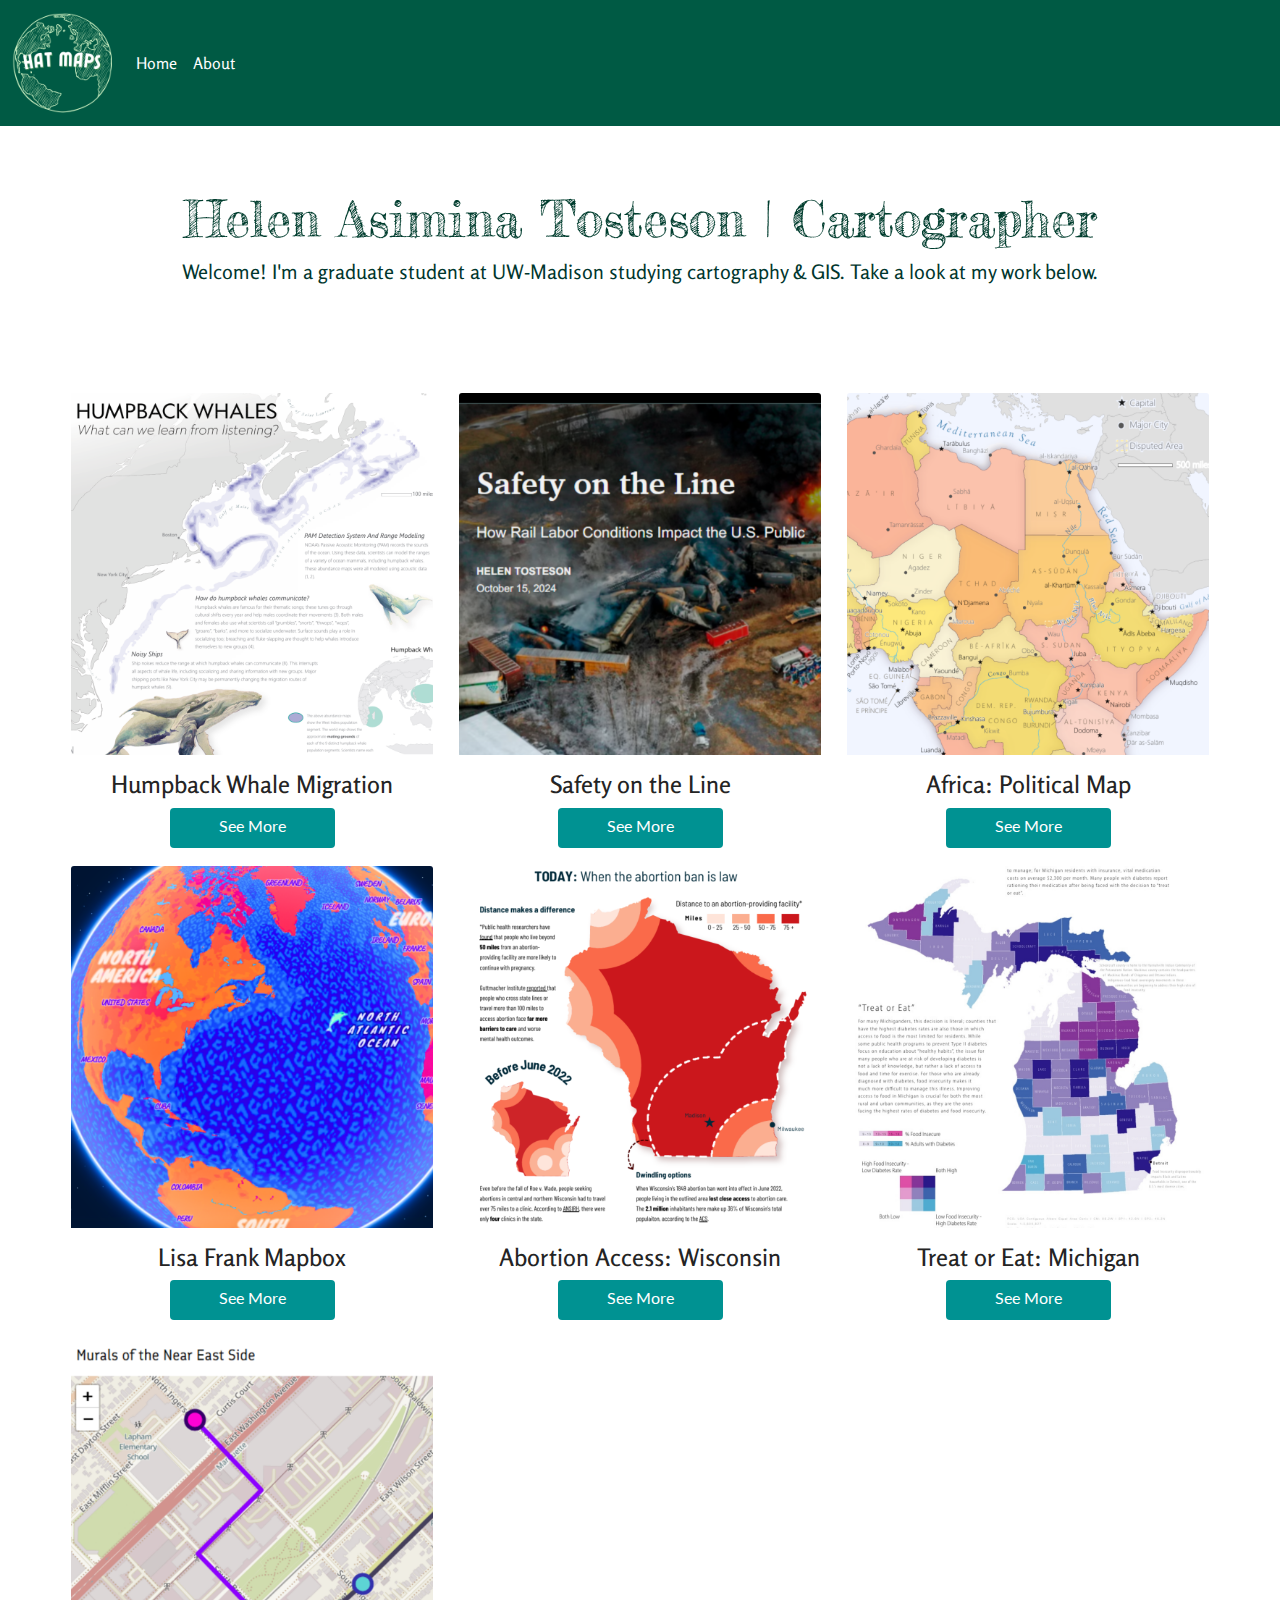
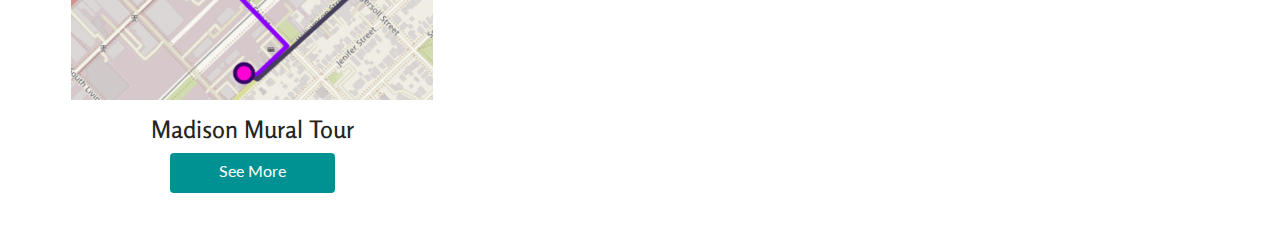
<file: index.html>
<!DOCTYPE html>
<html lang="en">

<head>
    <meta charset="utf-8">
    <meta name="viewport" content="width=device-width, initial-scale=1">
    <meta name="keywords" content="maps, cartography" />
    <title>Roberta Rothers</title>

    <!--put your Bootstrap stylesheet links below this comment and above style.css-->
    <link rel="stylesheet" href="css/bootstrap.min.css">
    <link rel="preconnect" href="https://fonts.googleapis.com">
    <link rel="preconnect" href="https://fonts.gstatic.com" crossorigin>
    <link href="https://fonts.googleapis.com/css2?family=Courgette&family=Fascinate&family=Fredericka+the+Great&family=Knewave&family=Lato:ital,wght@0,100;0,300;0,400;0,700;0,900;1,100;1,300;1,400;1,700;1,900&family=Rosario:ital,wght@0,300..700;1,300..700&display=swap" rel="stylesheet">
    <link rel="stylesheet" href="css/style.css">

</head>

<body>
    <!-- Create the navbar -->
    <nav class="navbar navbar-expand-lg navbar-default">
        <!-- Container inside the navbar header to span the page -->
        <div class="container-fluid">
            <!-- Creates the navbar header -->
            <a class="navbar-brand" href="#">
                <img src="assets/logo.png" alt="Logo" width="100px" ></a>
            <!-- This complex script is just for a hamburger button, which will appear on smaller screens -->
            <button class="navbar-toggler" type="button" data-bs-toggle="collapse" data-bs-target="#navbarNav"
                aria-controls="navbarNav" aria-expanded="false" aria-label="Toggle navigation">
                <svg width="1em" height="2em" viewBox="0 0 16 16" class="bi bi-list" xmlns="http://www.w3.org/2000/svg">
                    <path fill-rule="evenodd"
                        d="M2.5 11.5A.5.5 0 0 1 3 11h10a.5.5 0 0 1 0 1H3a.5.5 0 0 1-.5-.5zm0-4A.5.5 0 0 1 3 7h10a.5.5 0 0 1 0 1H3a.5.5 0 0 1-.5-.5zm0-4A.5.5 0 0 1 3 3h10a.5.5 0 0 1 0 1H3a.5.5 0 0 1-.5-.5z" />
                </svg>
                <span class="menu"></span>
            </button>
            <!-- Links to include in navbar -->
            <div class="collapse navbar-collapse" id="navbarNav">
                <!-- Unordered list for links on navbar -->
                <ul class="navbar-nav">
                    <li class="nav-item">
                        <a class="nav-link active" aria-current="page" href="index.html">Home</a>
                    </li>
                    <li class="nav-item">
                        <a class="nav-link" href="about.html">About</a>
                    </li>
                </ul>
            </div> <!-- end .navbar-collapse -->
        </div> <!-- end .container-fluid -->
    </nav> <!-- end navigation bar -->

    <div class="jumbotron">
        <div class="container">
            <h2>Helen Asimina Tosteson | Cartographer</h2>
            <p>Welcome! I'm a graduate student at UW-Madison studying cartography & GIS. Take a look at my work below.</p>
        </div>
    </div>

    <div class="container">
        <div class="row">
            <div class="col-md-4 col-sm-6 col-xs-10">
                <div class="card">
                    <a href="portfolio/whales.html">
                        <img class="card-img-top" src="assets/3.png"
                            alt="screenshot of a section of map about humpback whale abundance">
                    </a>
                    <div class="card-body">
                        <h4 class="card-title">Humpback Whale Migration</h4>
                        <a href="portfolio/whales.html" class="btn btn-primary">See More</a>
                    </div>
                </div>
            </div>
            <div class="col-md-4 col-sm-6 col-xs-10" >
                <div class="card">
                    <a href="portfolio/railsafety.html">
                        <img class="card-img-top" src="assets/7.png"
                            alt="screenshot of Safety on the Line story map header"></a>
                    <div class="card-body">
                        <h4 class="card-title">Safety on the Line</h4>
                        <a href="portfolio/railsafety.html" class="btn btn-primary">See More</a>
                    </div>
                </div>
            </div>
            <div class="col-md-4 col-sm-6 col-xs-10">
                <div class="card">
                    <a href="portfolio/africamap.html">
                        <img class="card-img-top" src="assets/1.png"
                            alt="section of Africa continent map"></a>
                    <div class="card-body">
                        <h4 class="card-title">Africa: Political Map</h4>
                        <a href="portfolio/africamap.html" class="btn btn-primary">See More</a>
                    </div>
                </div>
            </div>
        </div>
        
        <div class="row">
            <div class="col-md-4 col-sm-6 col-xs-10">
                <div class="card">
                    <a href="portfolio/lisafrankmap.html">
                        <img class="card-img-top" src="assets/5.png"
                            alt="Picture of Lisa Frank styled world map">
                    </a>
                    <div class="card-body">
                        <h4 class="card-title">Lisa Frank Mapbox</h4>
                        <a href="portfolio/lisafrankmap.html" class="btn btn-primary">See More</a>
                    </div>
                </div>
            </div>
            <div class="col-md-4 col-sm-6 col-xs-10">
                <div class="card">
                    <a href="portfolio/abortionaccess.html">
                        <img class="card-img-top" src="assets/4.png"
                            alt="Wisconsin abortion access infographic"></a>
                    <div class="card-body">
                        <h4 class="card-title">Abortion Access: Wisconsin</h4>
                        <a href="portfolio/abortionaccess.html" class="btn btn-primary">See More</a>
                    </div>
                </div>
            </div>
            <div class="col-md-4 col-sm-6 col-xs-10">
                <div class="card">
                    <a href="portfolio/michigan.html">
                        <img class="card-img-top" src="assets/2.png"
                            alt="Michigan county map"></a>
                    <div class="card-body">
                        <h4 class="card-title">Treat or Eat: Michigan</h4>
                        <a href="portfolio/michigan.html" class="btn btn-primary">See More</a>
                    </div>
                </div>
            </div>
        </div>
        <div class="row">
            <div class="col-md-4 col-sm-6 col-xs-10">
                <div class="card">
                    <a href="portfolio/muraltour.html">
                        <img class="card-img-top" src="assets/Pictures.png"
                        alt="Screenshot of mural tour"></a>
                    </a>
                    <div class="card-body">
                        <h4 class="card-title">Madison Mural Tour</h4>
                        <a href="portfolio/muraltour.html" class="btn btn-primary">See More</a>
                    </div>
                </div>
            </div>
        </div>
    </div>

    <!--put your external script links here-->
    <script type="text/javascript" src="lib/jquery-3.5.1.min.js"></script>
    <script type="text/javascript" src="lib/bootstrap.min.js"></script>
</body>

</html>
</file>
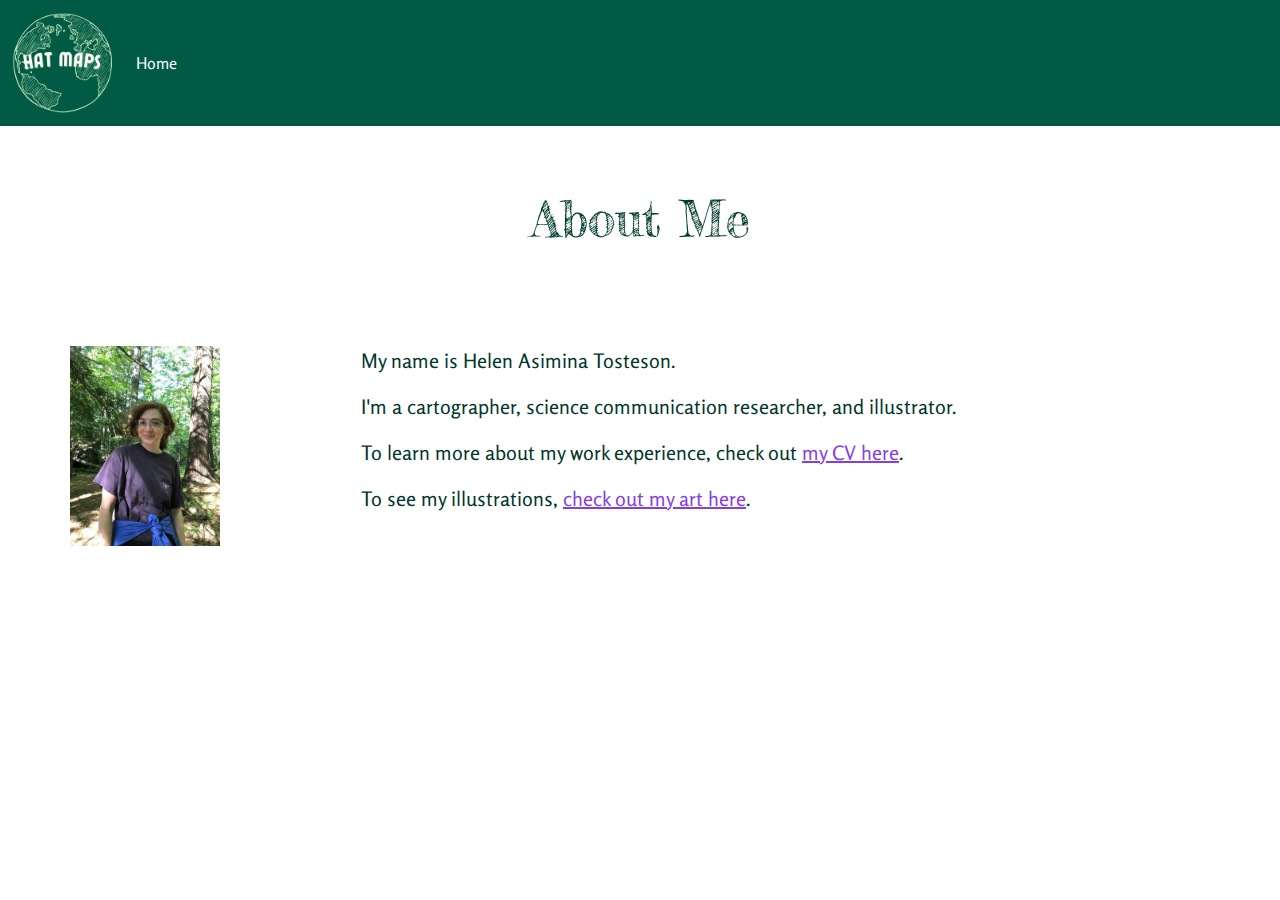
<file: about.html>
<!DOCTYPE html>
<html lang="en">

<head>
    <meta charset="utf-8">
    <meta name="viewport" content="width=device-width, initial-scale=1">
    <title>About Helen</title>
    <link rel="preconnect" href="https://fonts.googleapis.com">
    <link rel="preconnect" href="https://fonts.gstatic.com" crossorigin>
    <link href="https://fonts.googleapis.com/css2?family=Courgette&family=Fascinate&family=Fredericka+the+Great&family=Knewave&family=Lato:ital,wght@0,100;0,300;0,400;0,700;0,900;1,100;1,300;1,400;1,700;1,900&family=Rosario:ital,wght@0,300..700;1,300..700&display=swap" rel="stylesheet">
   
    <link rel="stylesheet" href="css/bootstrap.min.css">
    <link rel="stylesheet" href="css/style.css">
</head>

<body>
    <!-- Create the navbar -->
    <nav class="navbar navbar-expand-lg navbar-default">
        <!-- Container inside the navbar header to span the page -->
        <div class="container-fluid">
            <!-- Creates the navbar header -->
            <a class="navbar-brand" href="index.html"><img src="assets/logo.png" alt="Logo" width="100px" ></a>
            <!-- This complex script is just for a hamburger button, which will appear on smaller screens -->
            <button class="navbar-toggler" type="button" data-bs-toggle="collapse" data-bs-target="#navbarNav"
                aria-controls="navbarNav" aria-expanded="false" aria-label="Toggle navigation">
                <svg width="1em" height="2em" viewBox="0 0 16 16" class="bi bi-list" xmlns="http://www.w3.org/2000/svg">
                    <path fill-rule="evenodd"
                        d="M2.5 11.5A.5.5 0 0 1 3 11h10a.5.5 0 0 1 0 1H3a.5.5 0 0 1-.5-.5zm0-4A.5.5 0 0 1 3 7h10a.5.5 0 0 1 0 1H3a.5.5 0 0 1-.5-.5zm0-4A.5.5 0 0 1 3 3h10a.5.5 0 0 1 0 1H3a.5.5 0 0 1-.5-.5z" />
                </svg>
            </button>
            <!-- Links to include in navbar -->
            <div class="collapse navbar-collapse" id="navbarNav">
                <!-- Unordered list for links on navbar -->
                <ul class="navbar-nav">
                    <li class="nav-item">
                        <a class="nav-link active" aria-current="page" href="index.html">Home</a>
                    </li>

                </ul>
            </div> <!-- end .navbar-collapse -->
        </div> <!-- end .container-fluid -->
    </nav> <!-- end navigation bar -->

    <div class="jumbotron">
        <div class="container">
            <h1 style="font-family: Fredericka the Great, serif;
            font-size:50px;
            font-weight: normal;
            color:#003d2e;">About Me</h1>
        </div>
    </div>

    <div class="container">
        <div class="row">
            <div class="col-md- col-md-offset-0 col-sm-3 col-sm-offset- col-xs-6 col-xs-offset-3">

                <img src="assets/IMG_3184.jpg" alt="picture of Helen" 
                    id="about-world" />

            </div>
            <div class="col-md-9 col-md-offset-0 col-sm-9 col-sm-offset-0 col-xs-10 col-xs-offset-1">
                <p>
                    My name is Helen Asimina Tosteson.   
                </p>
                <p>
                    I'm a cartographer, science communication researcher, and illustrator. 
                </p>
                <p>
                    To learn more about my work experience, check out <a href="assets/CV.pdf">my CV here</a>. 
                </p>
                <p>
                    To see my illustrations, <a href="https://www.behance.net/hat34f5e3">check out my art here</a>.
                </p>
                
            </div>
        </div>
    </div>

    <!--put your external script links here-->
    <script type="text/javascript" src="lib/jquery-3.5.1.min.js"></script>
    <script type="text/javascript" src="lib/bootstrap.min.js"></script>
</body>

</html>
</file>
<file: css/style.css>
/***** NAVBAR *****/

.navbar {
    background-color: #005a44;
    border-radius: 0;
}

/* Navbar title */
.navbar-default .navbar-brand {
    color: white;
    font-size: px;
    font-weight: bold;
}

/* Navbar hover effects */
.navbar-default .navbar-brand:hover,
.navbar-default .navbar-brand:focus,
.navbar-default .navbar-nav > li > a:hover,
.navbar-default .navbar-nav > li > a:focus {
    color: #ebd122;
    text-decoration: none;
}

/* Navbar links */
.navbar-default .navbar-nav > li > a {
    color: #fff;
    font-size: 16px;
    padding: 10px;
}

/* Navbar collapsed styles */
.navbar-toggler {
    color: #b2fac2;
    border-color: #003a22;
    background-color: #007447;
    border-radius: 4px;
    border:0px solid;
    fill: #fff;
    font-size: 16px;
    position: relative;
    margin-right: 10px;
}

.navbar-toggler:hover,
.navbar-toggler:focus {
    background-color: #08b35ddc;
    color: #ffffff;
    fill: #ffffff;
    border-color: #fff;

}

/*** JUMBOTRON ***/

.jumbotron {
    background-color: white;
    text-align: center;
    color: #fff;
    padding: 3%;
    border-radius: 0px;
}

.jumbotron h2 {
    font-family: "Fredericka the Great", serif;
    font-size:50px;
    font-weight: normal;
    color:#003d2e;

}

.img-responsive{
    width:100%;
}

/*** CARD ***/

.card {
    background-color: #ffffff;
    border-color: #ffffff;

    width: 100%;
    text-align:center;
}

.card:hover {
    background-color:#009c872d;
}


.btn-primary{
    background-color:#009292;
    border-width:0px;
    width: 50%;;
    height: 40px;
    font-family:"Lato", serif;
    

}

.btn-primary:hover {
    background-color:#2eb6aa;
}

/*** Basic Text Styles ***/

#about-world {
    max-height: 200px;
}

.resume h3 {
    font-weight: bold;
}


hr {
    border-color: white;
    border-width: 2px;
}

p {
    font-size: 20px;
    color:rgb(0, 54, 45);
}

a {
    color: #863ee3;
}

a:hover {
    color: #ebd122;
}

.portfolio-title{
    font-family:"Lato", serif;
    font-weight:700;
}
.portfolio-description {
    font-family:"Lato", serif;
    text-align:justify;
}


.container{
    padding:25px 0;
}

body {

    font-family: "Rosario", sans-serif;
    font-optical-sizing: auto;
    font-weight: 400;
    font-style: normal;
    background-color: #ffffff;
    color: #242424;
}
</file>
